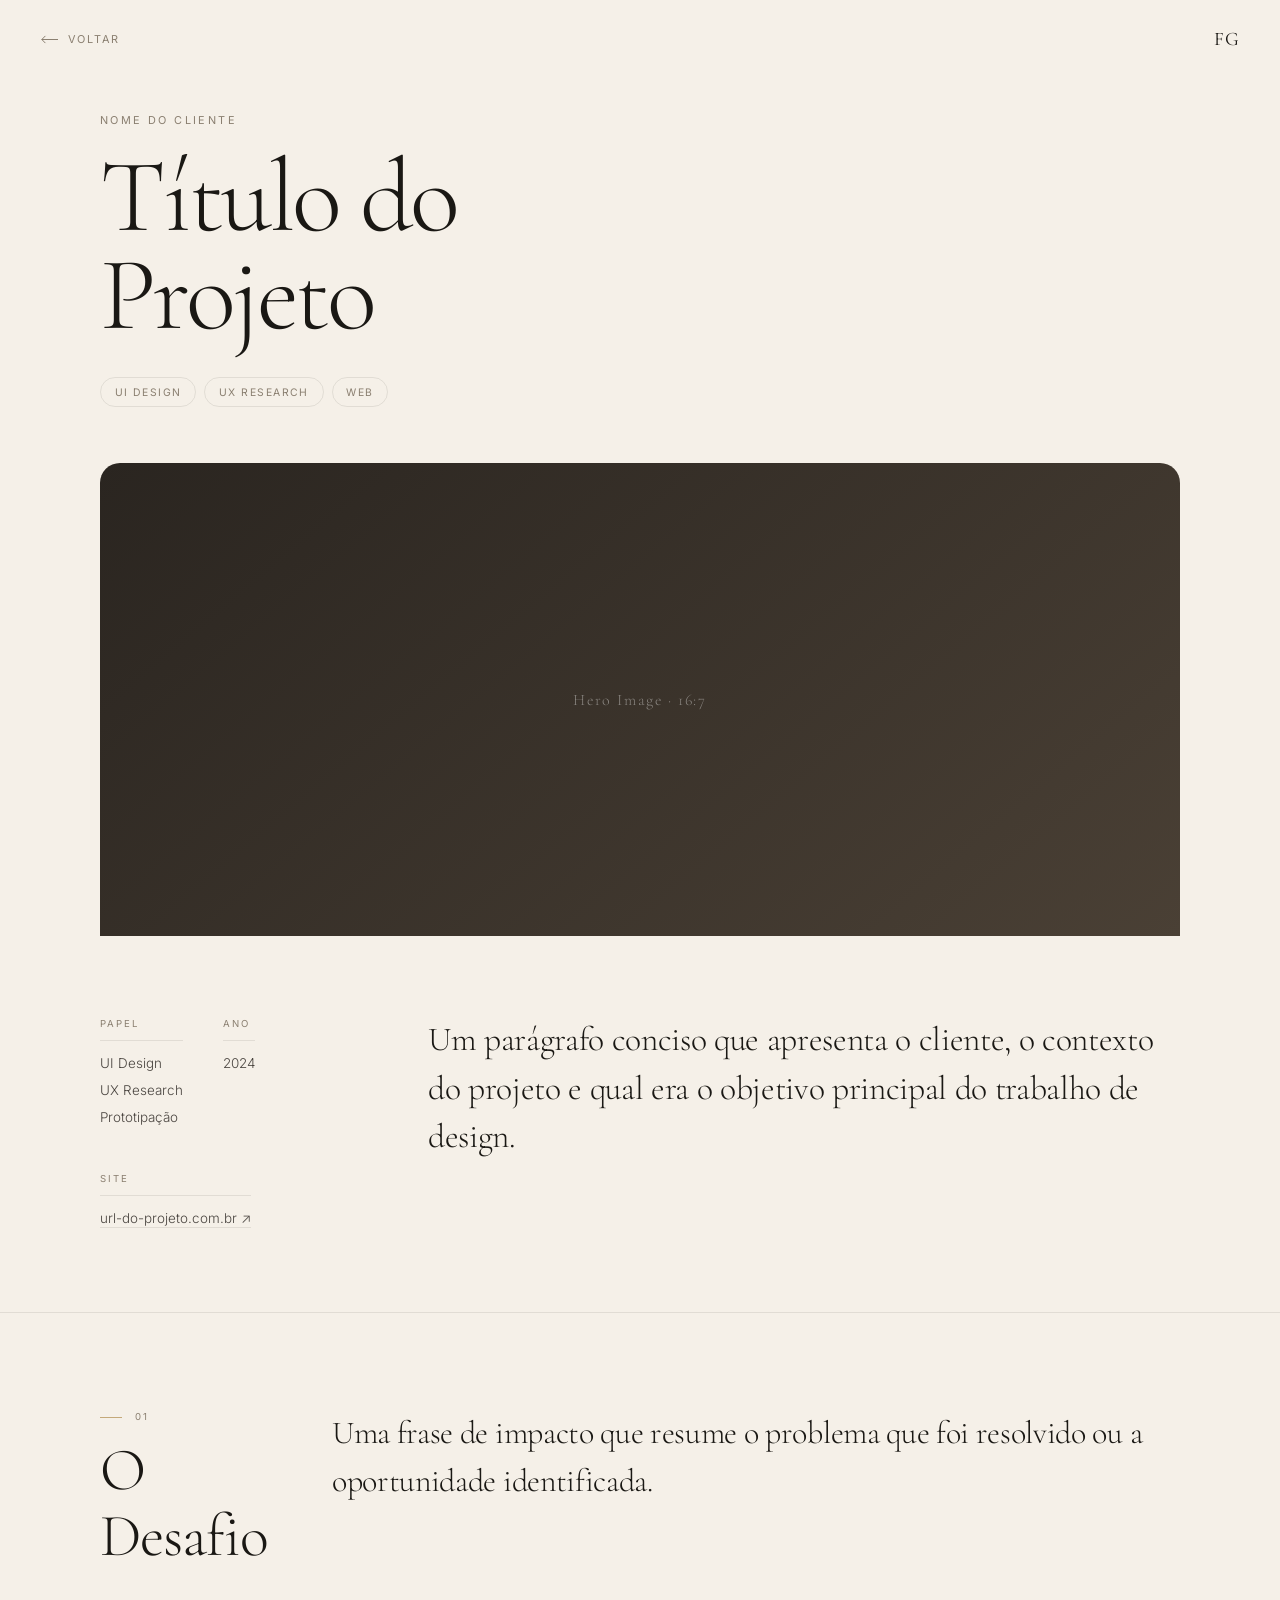
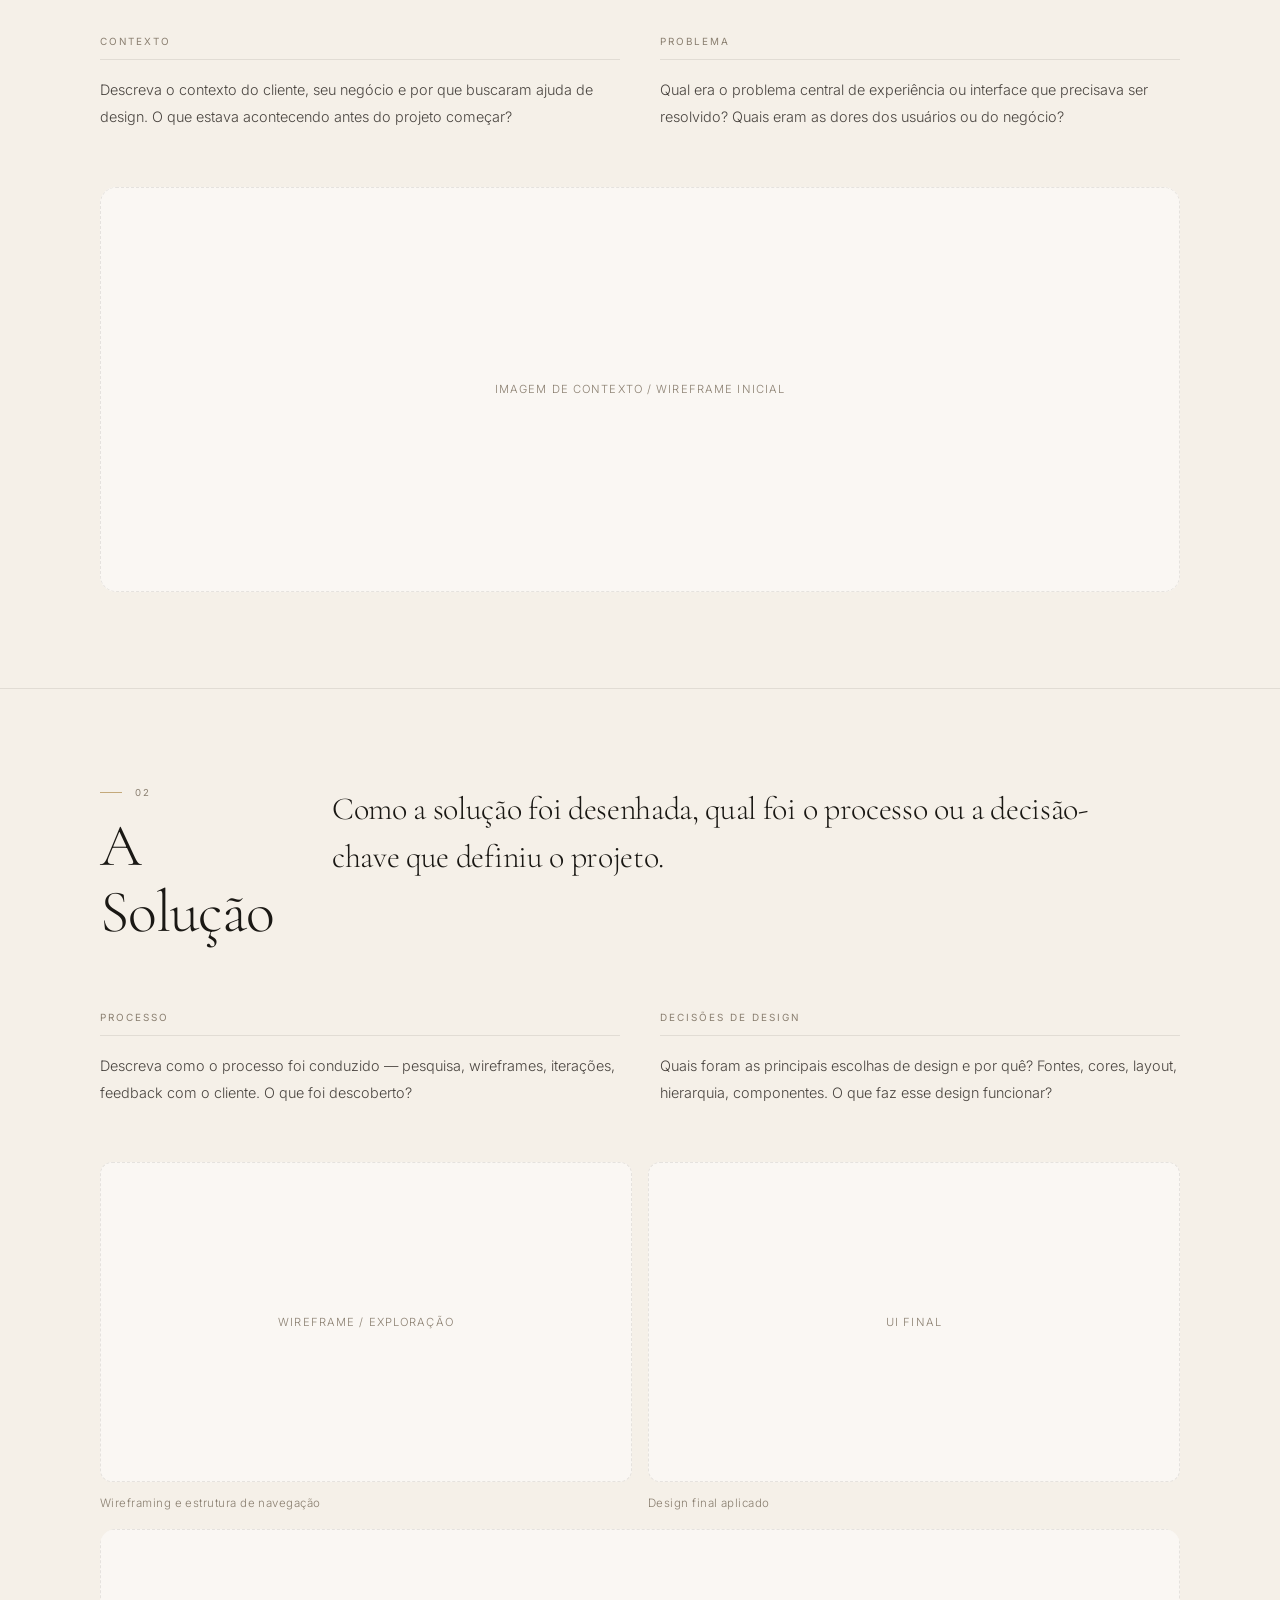
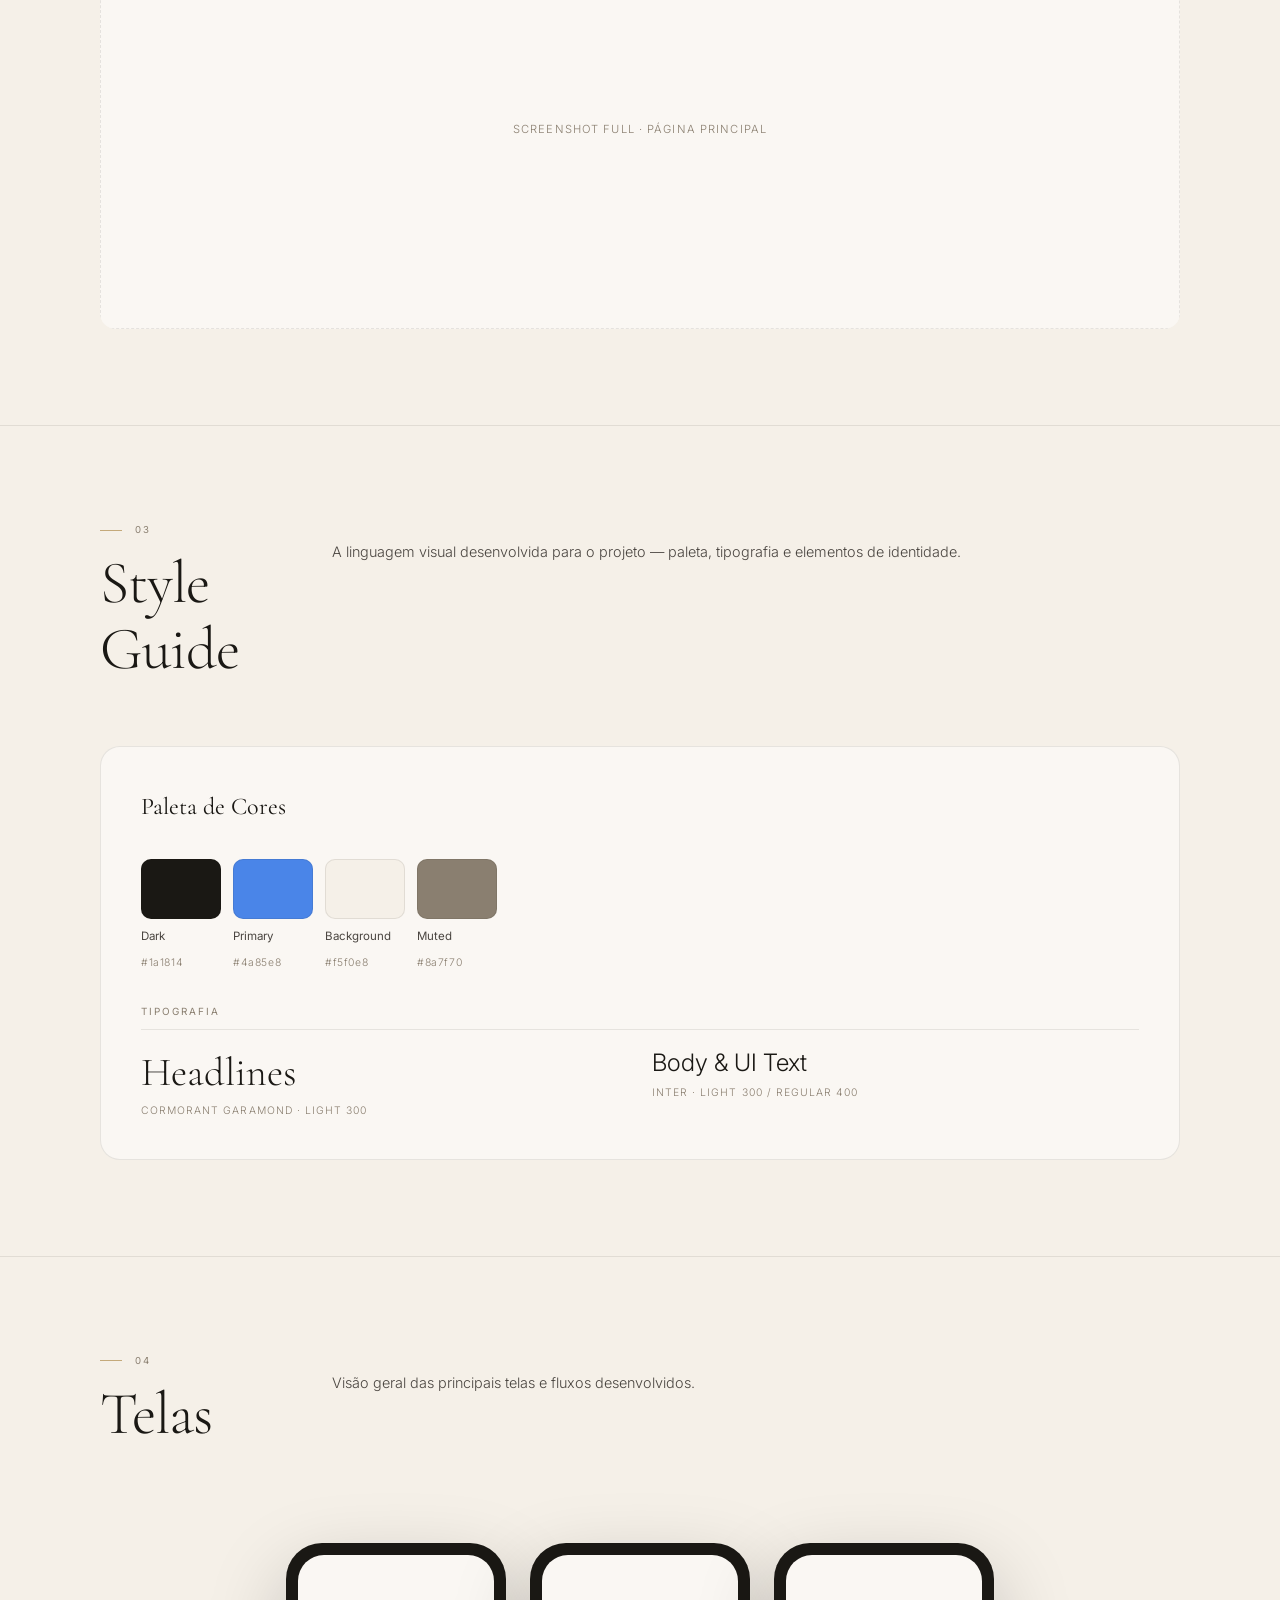
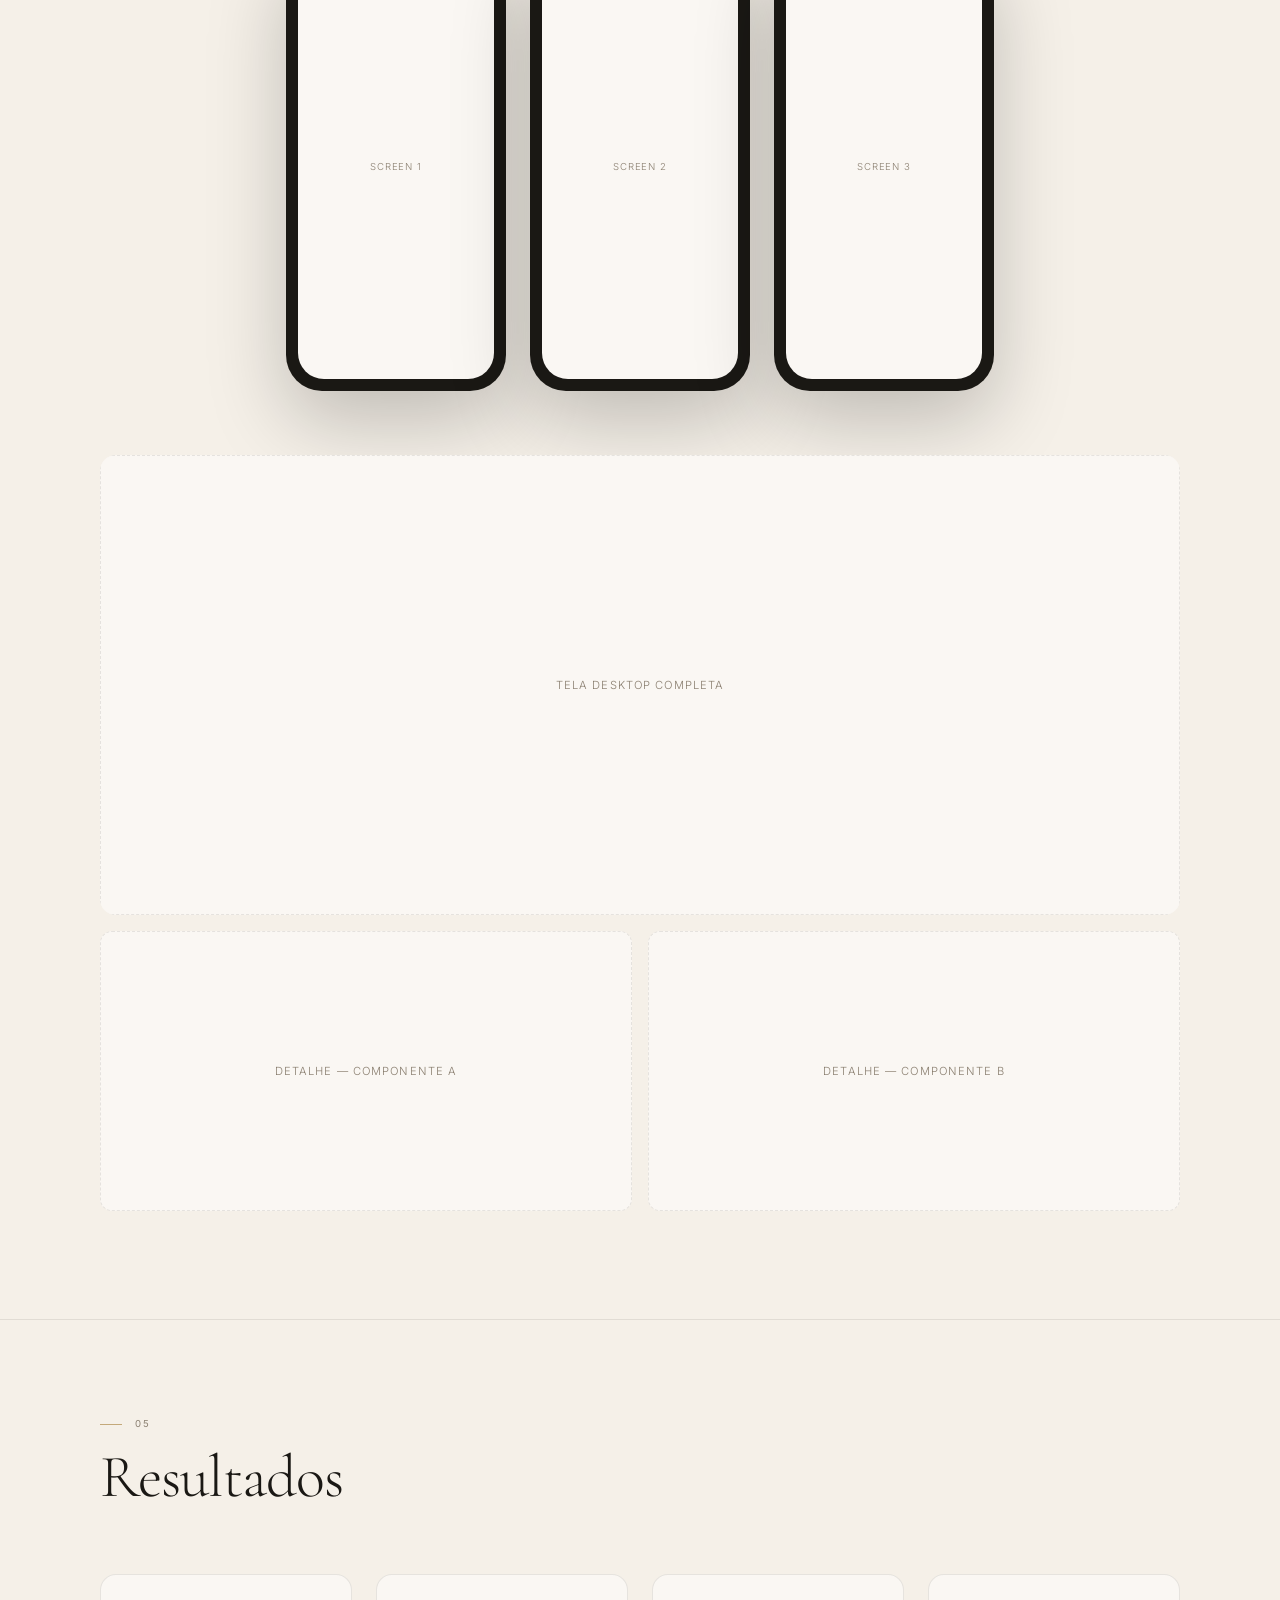
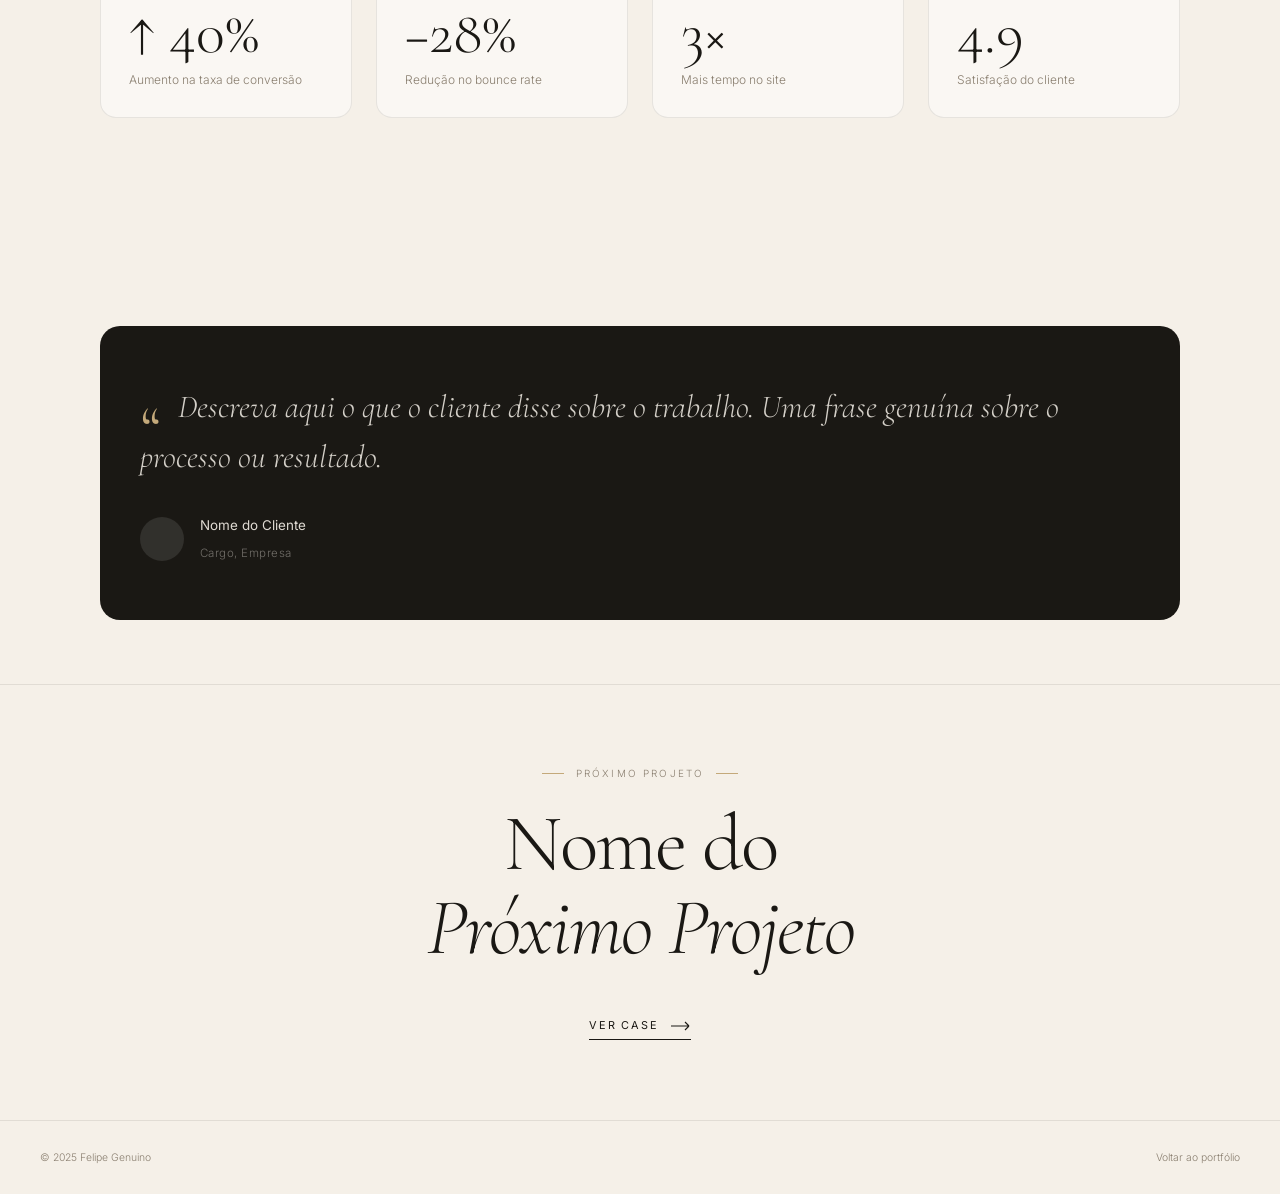
<file: work/creeta.html>
<!DOCTYPE html>
<html lang="pt-BR">
<head>
  <meta charset="UTF-8">
  <meta name="viewport" content="width=device-width, initial-scale=1.0, maximum-scale=1.0">

  <!--
  ╔══════════════════════════════════════════════════════════╗
  ║  CASE STUDY TEMPLATE — Felipe Genuino                   ║
  ║  Duplique este arquivo para cada projeto.               ║
  ║  Busque por "PLACEHOLDER" para encontrar o que editar.  ║
  ╚══════════════════════════════════════════════════════════╝
  -->

  <!-- PLACEHOLDER: mude o título da aba -->
  <title>Nome do Projeto — Felipe Genuino</title>
  <meta name="description" content="Case study — Felipe Genuino UI/UX Designer">

  <link rel="preconnect" href="https://fonts.googleapis.com">
  <link rel="preconnect" href="https://fonts.gstatic.com" crossorigin>
  <link href="https://fonts.googleapis.com/css2?family=Cormorant+Garamond:ital,wght@0,300;0,400;0,500;1,300;1,400;1,500&family=Inter:wght@300;400;500&display=swap" rel="stylesheet">

  <link rel="stylesheet" href="../assets/css/work.css">
</head>
<body>

<!-- ================================================
     NAV
================================================ -->
<nav class="nav" id="nav">
  <a href="../index.html" class="nav-back">
    <svg width="18" height="9" viewBox="0 0 20 10" fill="none" aria-hidden="true">
      <path d="M20 5H2M2 5L6 1M2 5L6 9" stroke="currentColor" stroke-width="1.1"/>
    </svg>
    Voltar
  </a>
  <a href="../index.html" class="nav-logo">FG</a>
</nav>

<!-- ================================================
     HERO
================================================ -->
<header class="hero">
  <div class="hero-inner">

    <!-- PLACEHOLDER: nome do cliente -->
    <p class="hero-client">Nome do Cliente</p>

    <!-- PLACEHOLDER: título do projeto -->
    <h1 class="hero-title">
      Título do<br>Projeto
    </h1>

    <!-- PLACEHOLDER: adicione/remova tags conforme necessário -->
    <div class="hero-tags">
      <span class="hero-tag">UI Design</span>
      <span class="hero-tag">UX Research</span>
      <span class="hero-tag">Web</span>
    </div>

    <!-- Hero image — PLACEHOLDER: substitua pelo seu mockup/screenshot -->
    <div class="hero-image">
      <!--
        Opção A — imagem real:
        <img src="../assets/projeto/hero.jpg" alt="Nome do Projeto">

        Opção B — screenshot do site:
        <img src="https://image.thum.io/get/width/1440/crop/630/https://url-do-projeto.com.br" alt="Nome do Projeto">
      -->
      <div class="hero-image-placeholder">
        <!-- PLACEHOLDER: imagem hero do projeto -->
        Hero Image · 16:7
      </div>
    </div>

  </div>
</header>

<!-- ================================================
     OVERVIEW — meta + intro
================================================ -->
<section class="overview">
  <div class="overview-inner">

    <!-- Meta: papéis, ano, link -->
    <div class="overview-meta reveal">

      <div class="meta-item">
        <h4>Papel</h4>
        <!-- PLACEHOLDER -->
        <ul>
          <li>UI Design</li>
          <li>UX Research</li>
          <li>Prototipação</li>
        </ul>
      </div>

      <div class="meta-item">
        <h4>Ano</h4>
        <!-- PLACEHOLDER -->
        <ul><li>2024</li></ul>
      </div>

      <div class="meta-item">
        <h4>Site</h4>
        <!-- PLACEHOLDER -->
        <ul>
          <li>
            <a href="https://url-do-projeto.com.br" target="_blank" rel="noopener"
               style="border-bottom: 1px solid var(--line); padding-bottom: 1px; transition: border-color 0.3s;"
               onmouseover="this.style.borderColor='var(--text)'"
               onmouseout="this.style.borderColor='var(--line)'">
              url-do-projeto.com.br ↗
            </a>
          </li>
        </ul>
      </div>

    </div>

    <!-- Intro text — parágrafo curto que resume o projeto -->
    <p class="overview-intro reveal reveal-d1">
      <!-- PLACEHOLDER: 2–3 frases apresentando o projeto e o desafio central. -->
      Um parágrafo conciso que apresenta o cliente, o contexto do projeto e qual era o objetivo principal do trabalho de design.
    </p>

  </div>
</section>

<!-- ================================================
     SEÇÃO 01 — DESAFIO / CONTEXTO
================================================ -->
<section class="section" id="desafio">
  <div class="section-inner">

    <div class="section-head reveal">
      <div>
        <span class="section-number">01</span>
        <!-- PLACEHOLDER: título da primeira seção -->
        <h2 class="section-heading" style="margin-top: 0.75rem;">
          O Desafio
        </h2>
      </div>
      <!-- PLACEHOLDER: texto introdutório da seção -->
      <p class="statement">
        Uma frase de impacto que resume o problema que foi resolvido ou a oportunidade identificada.
      </p>
    </div>

    <!-- Dois blocos de texto (Kreativa style) -->
    <div class="two-col reveal reveal-d1">
      <div>
        <p class="col-label">Contexto</p>
        <!-- PLACEHOLDER -->
        <p class="col-text">
          Descreva o contexto do cliente, seu negócio e por que buscaram ajuda de design. O que estava acontecendo antes do projeto começar?
        </p>
      </div>
      <div>
        <p class="col-label">Problema</p>
        <!-- PLACEHOLDER -->
        <p class="col-text">
          Qual era o problema central de experiência ou interface que precisava ser resolvido? Quais eram as dores dos usuários ou do negócio?
        </p>
      </div>
    </div>

    <!-- PLACEHOLDER: imagem ilustrando o problema/contexto -->
    <div class="img-full reveal" style="margin-top: 3.5rem; aspect-ratio: 16/6;">
      <div class="img-placeholder" style="height: 100%; border-radius: 16px;">Imagem de contexto / wireframe inicial</div>
    </div>

  </div>
</section>

<!-- ================================================
     SEÇÃO 02 — SOLUÇÃO / PROCESSO
================================================ -->
<section class="section" id="solucao">
  <div class="section-inner">

    <div class="section-head reveal">
      <div>
        <span class="section-number">02</span>
        <h2 class="section-heading" style="margin-top: 0.75rem;">
          <!-- PLACEHOLDER -->
          A Solução
        </h2>
      </div>
      <p class="statement">
        <!-- PLACEHOLDER: frase de impacto sobre a abordagem usada -->
        Como a solução foi desenhada, qual foi o processo ou a decisão-chave que definiu o projeto.
      </p>
    </div>

    <!-- Texto de processo -->
    <div class="two-col reveal reveal-d1" style="margin-bottom: 3.5rem;">
      <div>
        <p class="col-label">Processo</p>
        <!-- PLACEHOLDER -->
        <p class="col-text">
          Descreva como o processo foi conduzido — pesquisa, wireframes, iterações, feedback com o cliente. O que foi descoberto?
        </p>
      </div>
      <div>
        <p class="col-label">Decisões de Design</p>
        <!-- PLACEHOLDER -->
        <p class="col-text">
          Quais foram as principais escolhas de design e por quê? Fontes, cores, layout, hierarquia, componentes. O que faz esse design funcionar?
        </p>
      </div>
    </div>

    <!-- Galeria: 2 imagens lado a lado -->
    <div class="img-grid reveal">
      <div class="img-wrap">
        <!-- PLACEHOLDER: <img src="../assets/projeto/wireframe.jpg" alt="Wireframe"> -->
        <div class="img-placeholder" style="min-height: 320px;">Wireframe / Exploração</div>
        <span class="img-caption">Wireframing e estrutura de navegação</span>
      </div>
      <div class="img-wrap">
        <!-- PLACEHOLDER: <img src="../assets/projeto/ui-final.jpg" alt="UI Final"> -->
        <div class="img-placeholder" style="min-height: 320px;">UI Final</div>
        <span class="img-caption">Design final aplicado</span>
      </div>
    </div>

    <!-- Imagem full após a grade -->
    <div class="img-full reveal" style="margin-top: 1rem;">
      <!-- PLACEHOLDER: <img src="../assets/projeto/full-screen.jpg" alt=""> -->
      <div class="img-placeholder" style="min-height: 400px;">Screenshot full · página principal</div>
    </div>

  </div>
</section>

<!-- ================================================
     SEÇÃO 03 — STYLE GUIDE (opcional)
================================================ -->
<section class="section" id="style-guide">
  <div class="section-inner">

    <div class="section-head reveal">
      <div>
        <span class="section-number">03</span>
        <h2 class="section-heading" style="margin-top: 0.75rem;">
          Style Guide
        </h2>
      </div>
      <p class="col-text" style="padding-top: 1rem;">
        <!-- PLACEHOLDER: texto sobre as escolhas visuais -->
        A linguagem visual desenvolvida para o projeto — paleta, tipografia e elementos de identidade.
      </p>
    </div>

    <div class="style-guide reveal reveal-d1">
      <p class="style-guide-title">Paleta de Cores</p>

      <!-- PLACEHOLDER: substitua os valores hex pelas cores reais do projeto -->
      <div class="color-row">

        <div class="color-swatch">
          <div class="swatch-box" style="background: #1a1814;"></div>
          <span class="swatch-name">Dark</span>
          <span class="swatch-hex">#1a1814</span>
        </div>

        <div class="color-swatch">
          <div class="swatch-box" style="background: #4a85e8;"></div>
          <span class="swatch-name">Primary</span>
          <span class="swatch-hex">#4a85e8</span>
        </div>

        <div class="color-swatch">
          <div class="swatch-box" style="background: #f5f0e8;"></div>
          <span class="swatch-name">Background</span>
          <span class="swatch-hex">#f5f0e8</span>
        </div>

        <div class="color-swatch">
          <div class="swatch-box" style="background: #8a7f70;"></div>
          <span class="swatch-name">Muted</span>
          <span class="swatch-hex">#8a7f70</span>
        </div>

        <!-- Adicione mais swatches se necessário -->

      </div>

      <!-- Tipografia -->
      <p class="col-label" style="margin-top: 2rem;">Tipografia</p>
      <div class="type-preview" style="margin-top: 1.25rem;">

        <div class="type-item">
          <!-- PLACEHOLDER: troque pela fonte usada no projeto -->
          <p class="type-sample" style="font-family: var(--serif); font-weight: 300;">
            Headlines
          </p>
          <p class="type-meta">Cormorant Garamond · Light 300</p>
        </div>

        <div class="type-item">
          <p class="type-sample" style="font-family: var(--sans); font-weight: 300; font-size: 1.5rem;">
            Body & UI Text
          </p>
          <p class="type-meta">Inter · Light 300 / Regular 400</p>
        </div>

      </div>
    </div>

  </div>
</section>

<!-- ================================================
     SEÇÃO 04 — TELAS / GALERIA DE DETALHES
================================================ -->
<section class="section" id="telas">
  <div class="section-inner">

    <div class="section-head reveal">
      <div>
        <span class="section-number">04</span>
        <h2 class="section-heading" style="margin-top: 0.75rem;">
          Telas
        </h2>
      </div>
      <p class="col-text" style="padding-top: 1rem;">
        <!-- PLACEHOLDER -->
        Visão geral das principais telas e fluxos desenvolvidos.
      </p>
    </div>

    <!-- Mockups de dispositivos (mobile) -->
    <div class="device-row reveal">

      <!-- PLACEHOLDER: adicione/remova device-frame conforme necessário -->
      <div class="device-frame">
        <div class="device-screen">
          <!--
            <img src="../assets/projeto/screen-1.jpg" alt="Tela 1">
          -->
          <div class="img-placeholder">Screen 1</div>
        </div>
      </div>

      <div class="device-frame">
        <div class="device-screen">
          <div class="img-placeholder">Screen 2</div>
        </div>
      </div>

      <div class="device-frame">
        <div class="device-screen">
          <div class="img-placeholder">Screen 3</div>
        </div>
      </div>

    </div>

    <!-- Imagem desktop / web full -->
    <div class="img-full reveal" style="margin-top: 2rem;">
      <!-- PLACEHOLDER: <img src="../assets/projeto/desktop.jpg" alt="Versão Desktop"> -->
      <div class="img-placeholder" style="min-height: 460px;">Tela desktop completa</div>
    </div>

    <!-- Grade 2 detalhes -->
    <div class="img-grid reveal" style="margin-top: 1rem;">
      <div class="img-wrap">
        <div class="img-placeholder" style="min-height: 280px;">Detalhe — componente A</div>
        <span class="img-caption"><!-- PLACEHOLDER: legenda --></span>
      </div>
      <div class="img-wrap">
        <div class="img-placeholder" style="min-height: 280px;">Detalhe — componente B</div>
        <span class="img-caption"><!-- PLACEHOLDER: legenda --></span>
      </div>
    </div>

  </div>
</section>

<!-- ================================================
     RESULTADOS / MÉTRICAS (opcional — remova se não tiver)
================================================ -->
<section class="section" id="resultados">
  <div class="section-inner">

    <div class="section-head reveal">
      <div>
        <span class="section-number">05</span>
        <h2 class="section-heading" style="margin-top: 0.75rem;">
          Resultados
        </h2>
      </div>
    </div>

    <!-- PLACEHOLDER: preencha com métricas reais ou remova esta seção -->
    <div class="metrics reveal reveal-d1">

      <div class="metric">
        <p class="metric-value">↑ 40%</p>
        <p class="metric-label">Aumento na taxa de conversão</p>
      </div>

      <div class="metric">
        <p class="metric-value">−28%</p>
        <p class="metric-label">Redução no bounce rate</p>
      </div>

      <div class="metric">
        <p class="metric-value">3×</p>
        <p class="metric-label">Mais tempo no site</p>
      </div>

      <div class="metric">
        <p class="metric-value">4.9</p>
        <p class="metric-label">Satisfação do cliente</p>
      </div>

    </div>

  </div>
</section>

<!-- ================================================
     TESTIMONIAL (opcional — remova se não tiver)
================================================ -->
<div style="padding-inline: var(--gutter); max-width: calc(var(--max) + 5rem); margin: 0 auto;">
  <div class="testimonial reveal">
    <!-- PLACEHOLDER: substitua pela citação real -->
    <blockquote>
      Descreva aqui o que o cliente disse sobre o trabalho. Uma frase genuína sobre o processo ou resultado.
    </blockquote>
    <div class="testimonial-author">
      <div class="author-avatar">
        <!-- PLACEHOLDER: <img src="../assets/projeto/avatar.jpg" alt="Nome"> -->
      </div>
      <div>
        <!-- PLACEHOLDER -->
        <span class="author-name">Nome do Cliente</span>
        <span class="author-role">Cargo, Empresa</span>
      </div>
    </div>
  </div>
</div>

<!-- ================================================
     PRÓXIMO PROJETO
================================================ -->
<section class="next-project">
  <div class="next-inner">
    <p class="next-label">Próximo Projeto</p>

    <!-- PLACEHOLDER: link e nome do próximo case -->
    <a href="./template.html" class="next-title" style="display: block;">
      Nome do<br><em>Próximo Projeto</em>
    </a>

    <a href="./template.html" class="next-link">
      Ver case
      <svg width="20" height="10" viewBox="0 0 20 10" fill="none" aria-hidden="true">
        <path d="M0 5H18M18 5L14 1M18 5L14 9" stroke="currentColor" stroke-width="1.1"/>
      </svg>
    </a>
  </div>
</section>

<!-- ================================================
     FOOTER
================================================ -->
<footer>
  <span>© 2025 Felipe Genuino</span>
  <a href="../index.html" style="color: var(--text-muted); transition: color 0.3s;"
     onmouseover="this.style.color='var(--text)'" onmouseout="this.style.color='var(--text-muted)'">
    Voltar ao portfólio
  </a>
</footer>

<!-- ================================================
     SCRIPTS
================================================ -->
<script src="../assets/js/work.js"></script>

</body>
</html>
</file>
<file: assets/css/work.css>
/* ===================================================
   TOKENS — mesmos do portfólio principal
=================================================== */
*, *::before, *::after { box-sizing: border-box; margin: 0; padding: 0; }

:root {
  --bg:          #f5f0e8;
  --bg-card:     #faf7f3;
  --bg-dark:     #1a1814;
  --text:        #1a1814;
  --text-mid:    #4a4540;
  --text-muted:  #8a7f70;
  --accent:      #c4a97a;
  --line:        rgba(26, 24, 20, 0.09);
  --serif:       'Cormorant Garamond', Georgia, serif;
  --sans:        'Inter', system-ui, sans-serif;
  --ease:        cubic-bezier(0.16, 1, 0.3, 1);
  --max:         1080px;
  --gutter:      2.5rem;
}

html { scroll-behavior: smooth; font-size: 16px; }

body {
  background: var(--bg);
  color: var(--text);
  font-family: var(--sans);
  font-weight: 300;
  line-height: 1.65;
  overflow-x: hidden;
  -webkit-font-smoothing: antialiased;
}

img   { display: block; max-width: 100%; height: auto; }
a     { text-decoration: none; color: inherit; }
em    { font-style: italic; }

/* ===================================================
   NAV
=================================================== */
.nav {
  position: fixed;
  inset-block-start: 0;
  inset-inline: 0;
  z-index: 200;
  display: flex;
  align-items: center;
  justify-content: space-between;
  padding: 1.5rem var(--gutter);
  transition: background 0.4s, backdrop-filter 0.4s, padding 0.35s;
}

.nav.scrolled {
  background: rgba(245, 240, 232, 0.88);
  backdrop-filter: blur(14px);
  -webkit-backdrop-filter: blur(14px);
  border-bottom: 1px solid var(--line);
  padding-block: 1.1rem;
}

.nav-back {
  display: inline-flex;
  align-items: center;
  gap: 0.6rem;
  font-size: 0.68rem;
  font-weight: 400;
  letter-spacing: 0.16em;
  text-transform: uppercase;
  color: var(--text-muted);
  transition: gap 0.4s var(--ease), color 0.3s;
}

.nav-back:hover { gap: 1rem; color: var(--text); }
.nav-back svg   { flex-shrink: 0; transition: transform 0.4s var(--ease); }
.nav-back:hover svg { transform: translateX(-4px); }

.nav-logo {
  font-family: var(--serif);
  font-size: 1.2rem;
  font-weight: 400;
  letter-spacing: 0.04em;
  color: var(--text);
}

/* ===================================================
   HERO
=================================================== */
.hero {
  padding-block-start: 7rem;
  padding-inline: var(--gutter);
  padding-block-end: 0;
}

.hero-inner {
  max-width: var(--max);
  margin: 0 auto;
}

/* Client name */
.hero-client {
  font-size: 0.68rem;
  font-weight: 400;
  letter-spacing: 0.22em;
  text-transform: uppercase;
  color: var(--text-muted);
  margin-bottom: 1.1rem;
}

/* Project title */
.hero-title {
  font-family: var(--serif);
  font-size: clamp(2.75rem, 9vw, 6.5rem);
  font-weight: 300;
  line-height: 0.95;
  letter-spacing: -0.03em;
  margin-bottom: 2rem;
}

/* Tag pills */
.hero-tags {
  display: flex;
  flex-wrap: wrap;
  gap: 0.5rem;
  margin-bottom: 3.5rem;
}

.hero-tag {
  font-size: 0.65rem;
  font-weight: 400;
  letter-spacing: 0.14em;
  text-transform: uppercase;
  color: var(--text-muted);
  border: 1px solid var(--line);
  padding: 0.35rem 0.85rem;
  border-radius: 100px;
}

/* Hero image — full bleed, rounded top */
.hero-image {
  width: 100%;
  border-radius: 20px 20px 0 0;
  overflow: hidden;
  aspect-ratio: 16 / 7;
  background: var(--bg-card);
}

.hero-image img {
  width: 100%;
  height: 100%;
  object-fit: cover;
  object-position: center top;
}

/* Placeholder visual when no image */
.hero-image-placeholder {
  width: 100%;
  height: 100%;
  display: flex;
  align-items: center;
  justify-content: center;
  font-family: var(--serif);
  font-size: 1rem;
  letter-spacing: 0.1em;
  color: rgba(255,255,255,0.4);
  /* PLACEHOLDER: troque o gradient pela cor do projeto */
  background: linear-gradient(140deg, #2a2520 0%, #4a4035 100%);
}

/* ===================================================
   OVERVIEW (meta + intro)
=================================================== */
.overview {
  padding: 5rem var(--gutter);
  border-bottom: 1px solid var(--line);
}

.overview-inner {
  max-width: var(--max);
  margin: 0 auto;
  display: grid;
  grid-template-columns: 1fr;
  gap: 3rem;
}

/* Role/year meta row */
.overview-meta {
  display: flex;
  flex-wrap: wrap;
  gap: 2.5rem;
}

.meta-item {}

.meta-item h4 {
  font-size: 0.6rem;
  font-weight: 400;
  letter-spacing: 0.2em;
  text-transform: uppercase;
  color: var(--text-muted);
  margin-bottom: 0.6rem;
  padding-bottom: 0.5rem;
  border-bottom: 1px solid var(--line);
}

.meta-item ul {
  list-style: none;
  font-size: 0.84rem;
  font-weight: 300;
  line-height: 2;
  color: var(--text-mid);
}

/* Intro text */
.overview-intro {
  font-family: var(--serif);
  font-size: clamp(1.4rem, 3.5vw, 2.1rem);
  font-weight: 300;
  line-height: 1.45;
  letter-spacing: -0.01em;
  color: var(--text);
  max-width: 780px;
}

/* ===================================================
   SECTION BASE
=================================================== */
.section {
  padding: 6rem var(--gutter);
}

.section + .section {
  border-top: 1px solid var(--line);
}

.section-inner {
  max-width: var(--max);
  margin: 0 auto;
}

/* Numbered heading block (Kreativa style) */
.section-head {
  display: grid;
  grid-template-columns: 1fr;
  gap: 2rem;
  margin-bottom: 4rem;
}

.section-number {
  font-size: 0.6rem;
  font-weight: 400;
  letter-spacing: 0.22em;
  text-transform: uppercase;
  color: var(--text-muted);
  display: flex;
  align-items: center;
  gap: 0.8rem;
}

.section-number::before {
  content: '';
  width: 22px;
  height: 1px;
  background: var(--accent);
  flex-shrink: 0;
}

.section-heading {
  font-family: var(--serif);
  font-size: clamp(2rem, 5.5vw, 3.75rem);
  font-weight: 300;
  line-height: 1.1;
  letter-spacing: -0.015em;
}

/* Two-column layout */
.two-col {
  display: grid;
  grid-template-columns: 1fr;
  gap: 2.5rem;
}

.col-label {
  font-size: 0.62rem;
  font-weight: 400;
  letter-spacing: 0.2em;
  text-transform: uppercase;
  color: var(--text-muted);
  margin-bottom: 1rem;
  padding-bottom: 0.6rem;
  border-bottom: 1px solid var(--line);
}

.col-text {
  font-size: 0.9rem;
  line-height: 1.9;
  color: var(--text-mid);
}

.col-text p + p { margin-top: 1rem; }

/* Big statement text */
.statement {
  font-family: var(--serif);
  font-size: clamp(1.35rem, 3.2vw, 2rem);
  font-weight: 300;
  line-height: 1.5;
  letter-spacing: -0.01em;
  color: var(--text);
  max-width: 820px;
  margin-bottom: 3rem;
}

/* ===================================================
   GALLERY BLOCKS
=================================================== */

/* Full-bleed image */
.img-full {
  width: 100%;
  border-radius: 16px;
  overflow: hidden;
  background: var(--bg-card);
}

.img-full img {
  width: 100%;
  object-fit: cover;
}

/* Two images side by side */
.img-grid {
  display: grid;
  grid-template-columns: 1fr;
  gap: 1rem;
  margin-top: 2rem;
}

.img-grid img,
.img-grid .img-placeholder {
  width: 100%;
  border-radius: 12px;
  overflow: hidden;
}

/* Captioned image */
.img-wrap {
  display: flex;
  flex-direction: column;
  gap: 0.75rem;
}

.img-caption {
  font-size: 0.72rem;
  color: var(--text-muted);
  letter-spacing: 0.04em;
}

/* Placeholder box (usar quando ainda não tem imagem) */
.img-placeholder {
  border-radius: 12px;
  background: var(--bg-card);
  border: 1px dashed var(--line);
  display: flex;
  align-items: center;
  justify-content: center;
  font-size: 0.7rem;
  letter-spacing: 0.1em;
  text-transform: uppercase;
  color: var(--text-muted);
  min-height: 240px;
}

/* Device mockup frame (phone) */
.device-row {
  display: flex;
  flex-wrap: wrap;
  gap: 1.5rem;
  justify-content: center;
  padding: 2rem 0;
}

.device-frame {
  flex: 0 0 auto;
  width: 220px;
  background: #1a1814;
  border-radius: 36px;
  padding: 12px;
  box-shadow: 0 30px 80px rgba(0,0,0,0.22), 0 0 0 1px rgba(255,255,255,0.05);
}

.device-screen {
  width: 100%;
  border-radius: 26px;
  overflow: hidden;
  aspect-ratio: 9/19.5;
  background: var(--bg-card);
  display: flex;
  align-items: center;
  justify-content: center;
}

.device-screen img {
  width: 100%;
  height: 100%;
  object-fit: cover;
}

.device-screen .img-placeholder {
  border-radius: 0;
  border: none;
  min-height: auto;
  height: 100%;
  background: var(--bg-card);
  font-size: 0.6rem;
}

/* ===================================================
   STYLE GUIDE (paleta + tipografia)
=================================================== */
.style-guide {
  background: var(--bg-card);
  border-radius: 20px;
  border: 1px solid var(--line);
  padding: 2.5rem;
  margin-top: 3rem;
}

.style-guide-title {
  font-family: var(--serif);
  font-size: 1.5rem;
  font-weight: 400;
  margin-bottom: 2rem;
}

/* Color swatches */
.color-row {
  display: flex;
  flex-wrap: wrap;
  gap: 0.75rem;
  margin-bottom: 2rem;
}

.color-swatch {
  display: flex;
  flex-direction: column;
  gap: 0.5rem;
  min-width: 80px;
}

.swatch-box {
  width: 100%;
  height: 60px;
  border-radius: 10px;
  border: 1px solid var(--line);
}

.swatch-hex {
  font-size: 0.65rem;
  color: var(--text-muted);
  letter-spacing: 0.06em;
}

.swatch-name {
  font-size: 0.72rem;
  font-weight: 400;
  color: var(--text-mid);
}

/* Typography preview */
.type-preview {
  display: grid;
  grid-template-columns: 1fr;
  gap: 1.5rem;
  margin-top: 0.5rem;
}

.type-item {}

.type-sample {
  font-size: clamp(1.75rem, 4vw, 2.5rem);
  line-height: 1.1;
  margin-bottom: 0.5rem;
}

.type-meta {
  font-size: 0.65rem;
  color: var(--text-muted);
  letter-spacing: 0.1em;
  text-transform: uppercase;
}

/* ===================================================
   TESTIMONIAL / QUOTE
=================================================== */
.testimonial {
  background: var(--bg-dark);
  border-radius: 20px;
  padding: 3.5rem 2.5rem;
  margin-block: 4rem;
}

.testimonial blockquote {
  font-family: var(--serif);
  font-size: clamp(1.35rem, 3.5vw, 2rem);
  font-weight: 300;
  font-style: italic;
  line-height: 1.55;
  color: rgba(245, 240, 232, 0.85);
  margin-bottom: 2rem;
}

.testimonial blockquote::before {
  content: '\201C';
  font-size: 4rem;
  line-height: 0;
  vertical-align: -0.5em;
  color: var(--accent);
  margin-right: 0.15em;
  font-style: normal;
}

.testimonial-author {
  display: flex;
  align-items: center;
  gap: 1rem;
}

.author-avatar {
  width: 44px;
  height: 44px;
  border-radius: 50%;
  background: rgba(255,255,255,0.1);
  overflow: hidden;
  flex-shrink: 0;
}

.author-avatar img { width: 100%; height: 100%; object-fit: cover; }

.author-name {
  font-size: 0.84rem;
  font-weight: 400;
  color: rgba(245,240,232,0.9);
  display: block;
  margin-bottom: 0.15rem;
}

.author-role {
  font-size: 0.72rem;
  color: rgba(245,240,232,0.4);
  letter-spacing: 0.04em;
}

/* ===================================================
   RESULTS / METRICS
=================================================== */
.metrics {
  display: grid;
  grid-template-columns: repeat(2, 1fr);
  gap: 1.5rem;
  margin-block: 3rem;
}

.metric {
  background: var(--bg-card);
  border: 1px solid var(--line);
  border-radius: 16px;
  padding: 1.75rem;
}

.metric-value {
  font-family: var(--serif);
  font-size: clamp(2.5rem, 6vw, 3.75rem);
  font-weight: 300;
  line-height: 1;
  color: var(--text);
  margin-bottom: 0.5rem;
}

.metric-label {
  font-size: 0.75rem;
  color: var(--text-muted);
  line-height: 1.5;
}

/* ===================================================
   NEXT PROJECT
=================================================== */
.next-project {
  padding: 5rem var(--gutter);
  border-top: 1px solid var(--line);
  text-align: center;
}

.next-inner {
  max-width: var(--max);
  margin: 0 auto;
}

.next-label {
  font-size: 0.62rem;
  letter-spacing: 0.22em;
  text-transform: uppercase;
  color: var(--text-muted);
  margin-bottom: 1.25rem;
  display: flex;
  align-items: center;
  justify-content: center;
  gap: 0.75rem;
}

.next-label::before,
.next-label::after {
  content: '';
  width: 22px;
  height: 1px;
  background: var(--accent);
}

.next-title {
  font-family: var(--serif);
  font-size: clamp(2.5rem, 8vw, 5rem);
  font-weight: 300;
  line-height: 1.05;
  letter-spacing: -0.025em;
  margin-bottom: 2.5rem;
  transition: opacity 0.3s;
}

.next-title:hover { opacity: 0.65; }

.next-link {
  display: inline-flex;
  align-items: center;
  gap: 0.75rem;
  font-size: 0.68rem;
  font-weight: 400;
  letter-spacing: 0.18em;
  text-transform: uppercase;
  color: var(--text);
  border-bottom: 1px solid var(--text);
  padding-bottom: 0.25rem;
  transition: gap 0.4s var(--ease), opacity 0.3s;
}

.next-link:hover { gap: 1.4rem; opacity: 0.6; }

/* ===================================================
   FOOTER
=================================================== */
footer {
  padding: 1.75rem var(--gutter);
  border-top: 1px solid var(--line);
  display: flex;
  justify-content: space-between;
  align-items: center;
  gap: 1rem;
  font-size: 0.65rem;
  color: var(--text-muted);
  flex-wrap: wrap;
}

/* ===================================================
   SCROLL REVEAL
=================================================== */
.reveal {
  opacity: 0;
  transform: translateY(28px);
  transition: opacity 1s var(--ease), transform 1s var(--ease);
}

.reveal.visible { opacity: 1; transform: translateY(0); }

.reveal-d1 { transition-delay: 0.1s; }
.reveal-d2 { transition-delay: 0.2s; }
.reveal-d3 { transition-delay: 0.3s; }

/* ===================================================
   RESPONSIVE
=================================================== */
@media (min-width: 640px) {
  .img-grid     { grid-template-columns: 1fr 1fr; }
  .type-preview { grid-template-columns: 1fr 1fr; }
}

@media (min-width: 768px) {
  .overview-inner   { grid-template-columns: 280px 1fr; align-items: start; }
  .section-head     { grid-template-columns: 200px 1fr; align-items: start; }
  .two-col          { grid-template-columns: 1fr 1fr; }
  .metrics          { grid-template-columns: repeat(4, 1fr); }
}

@media (max-width: 600px) {
  :root { --gutter: 1.5rem; }
  .nav  { padding: 1.25rem var(--gutter); }
  .hero { padding-block-start: 6rem; }
  .testimonial { padding: 2.5rem 1.75rem; }
  .style-guide { padding: 1.75rem; }
  footer { flex-direction: column; text-align: center; }
}
</file>
